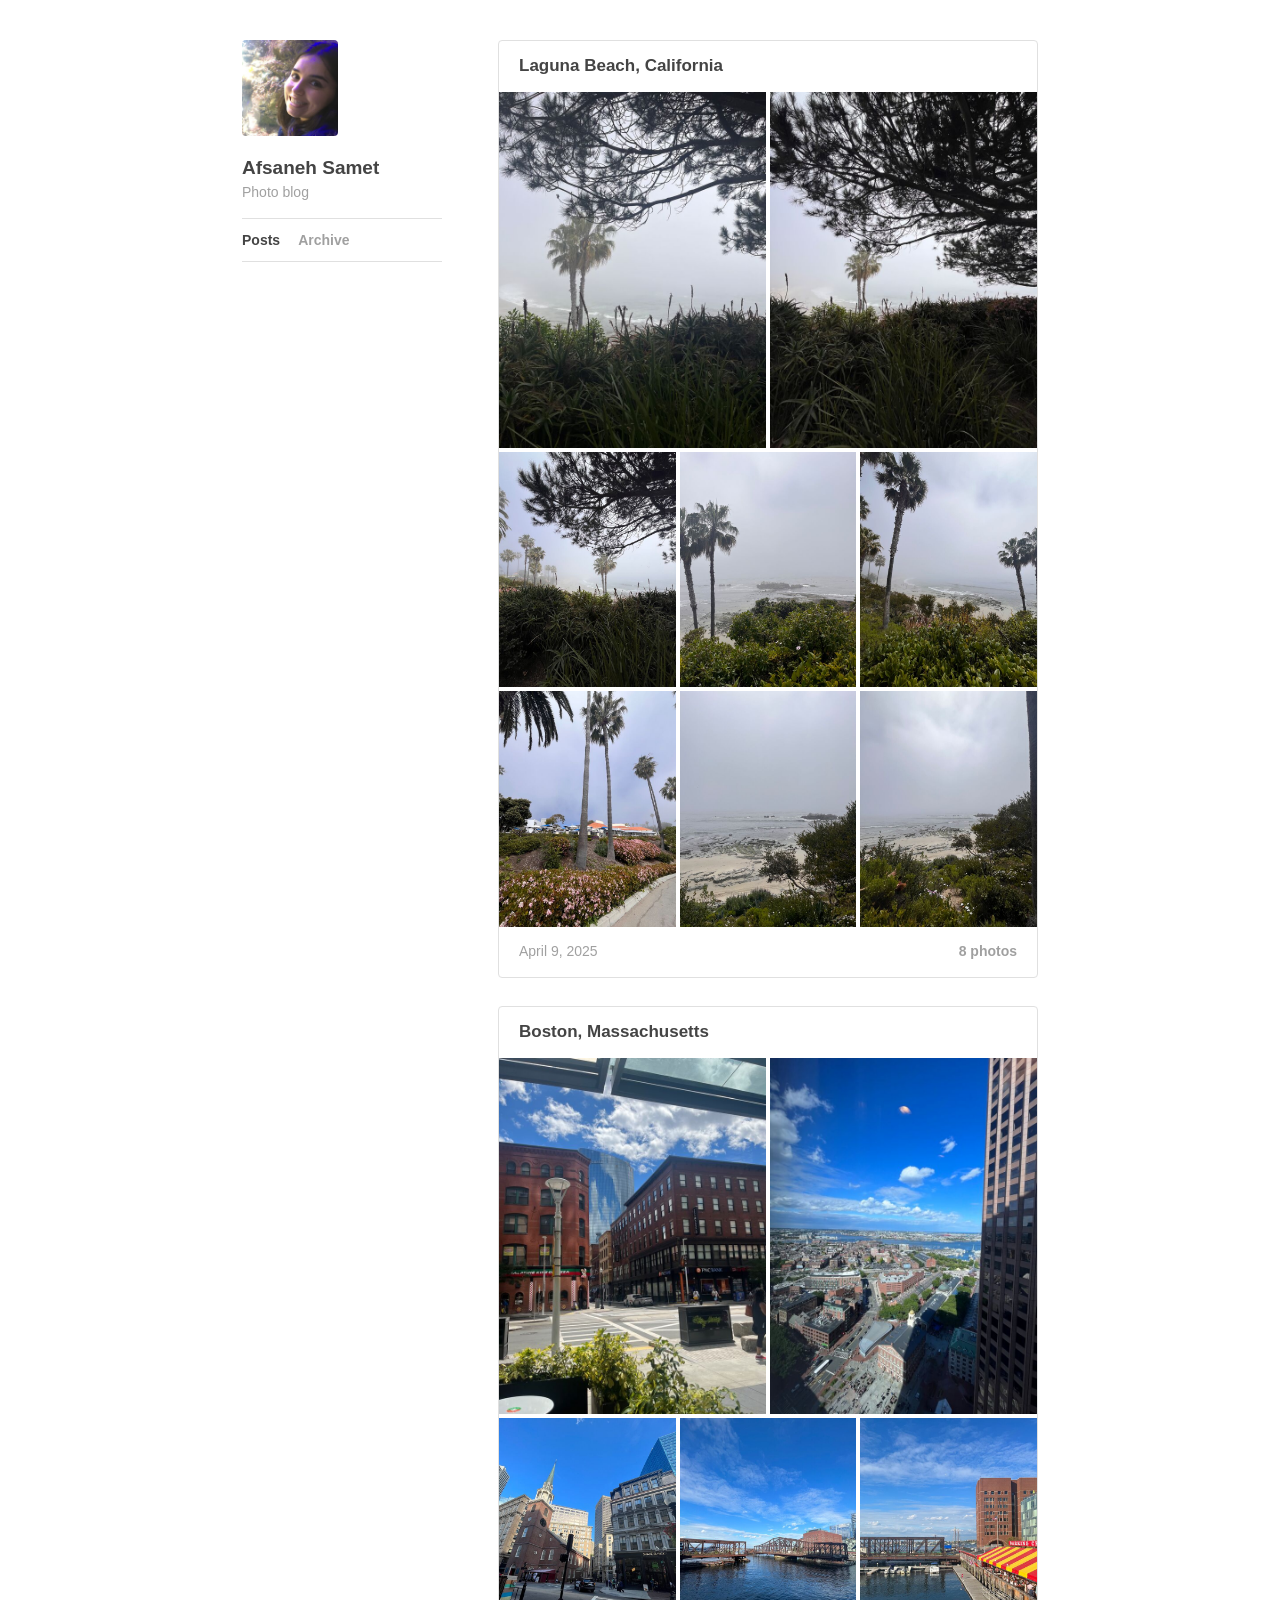
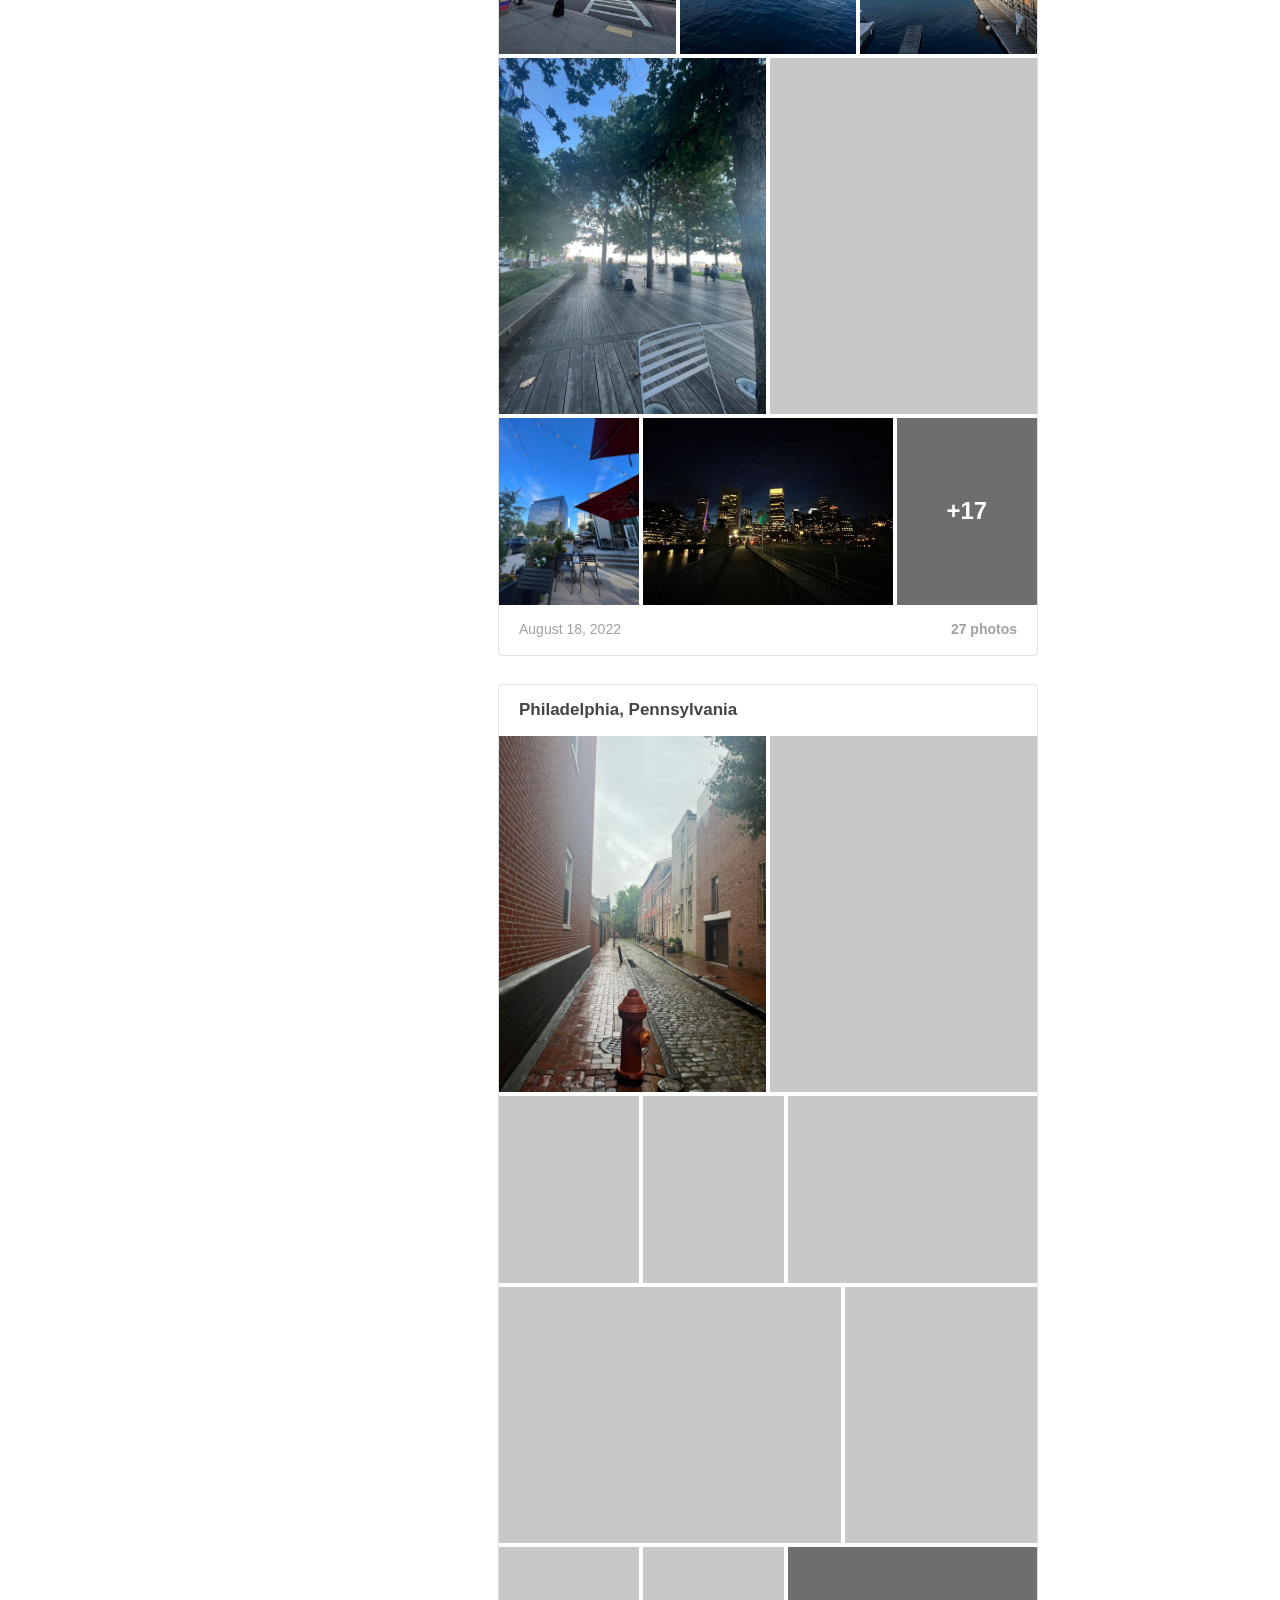
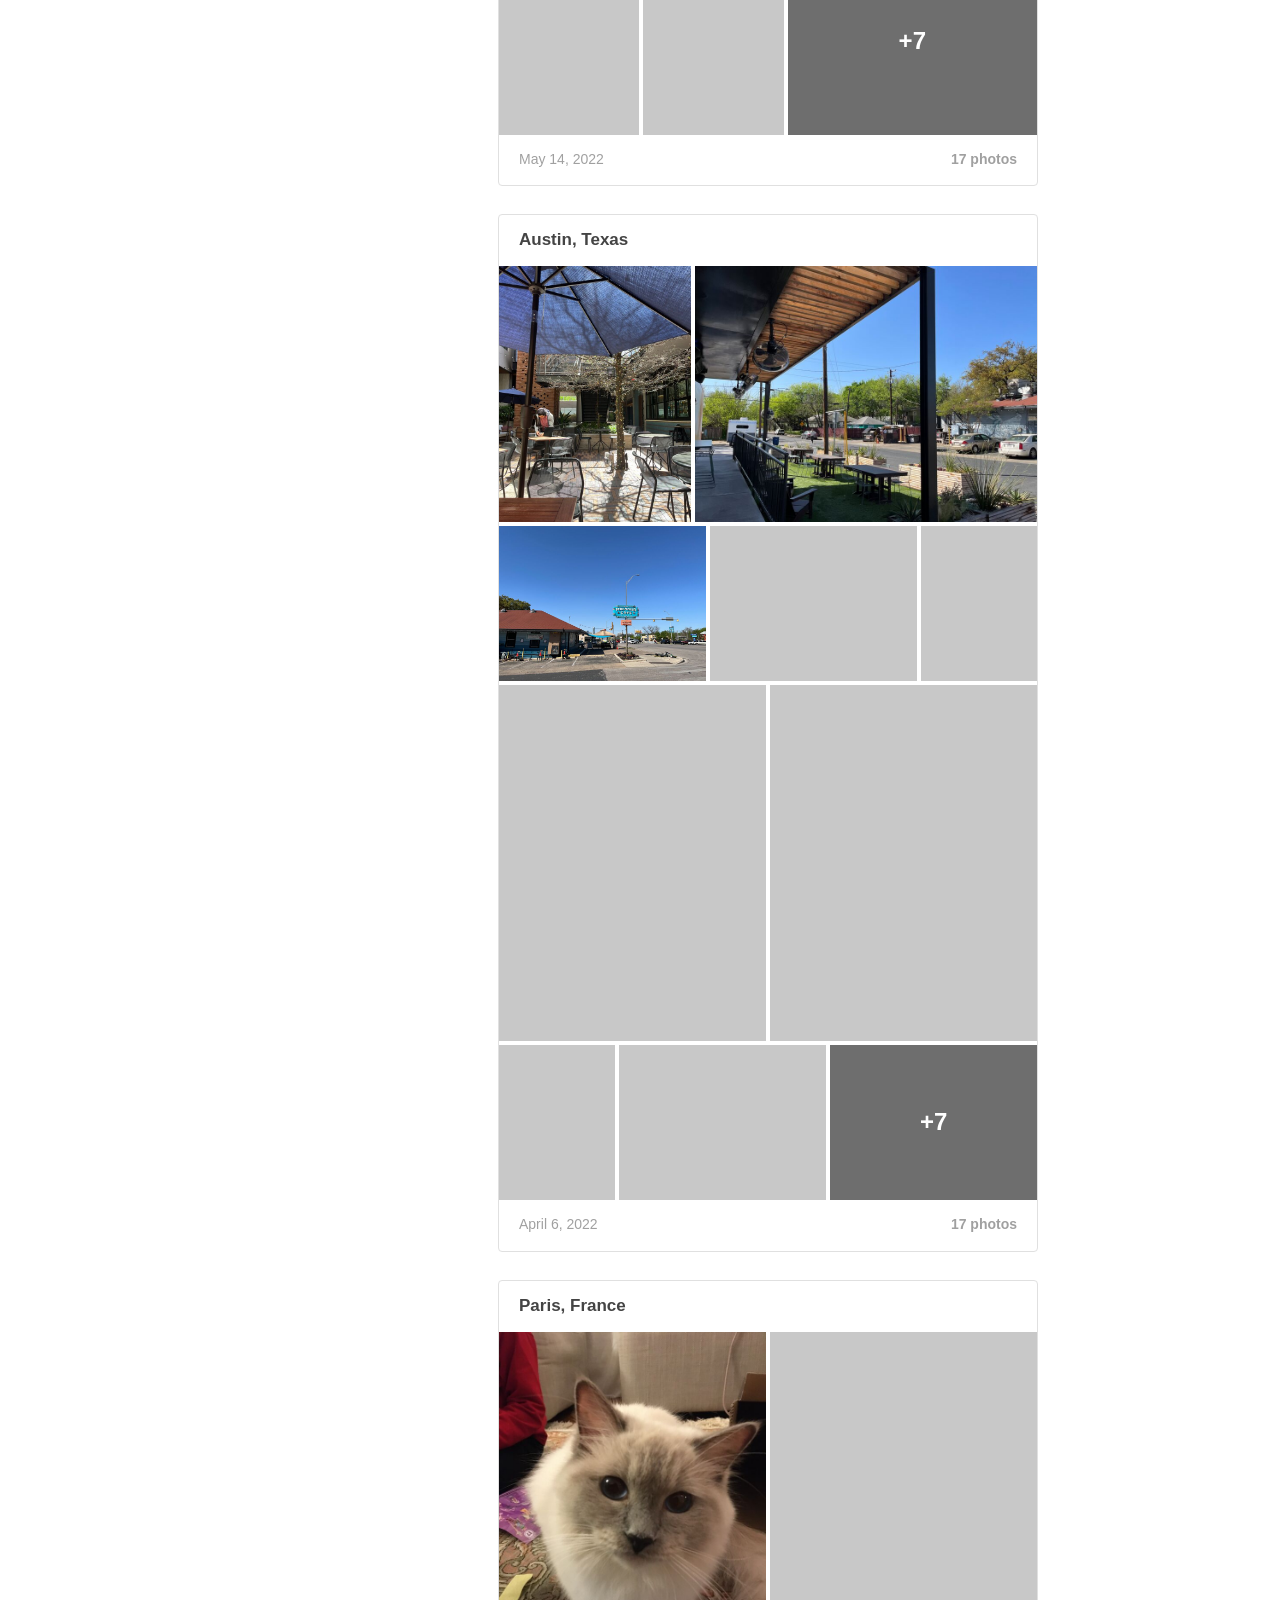
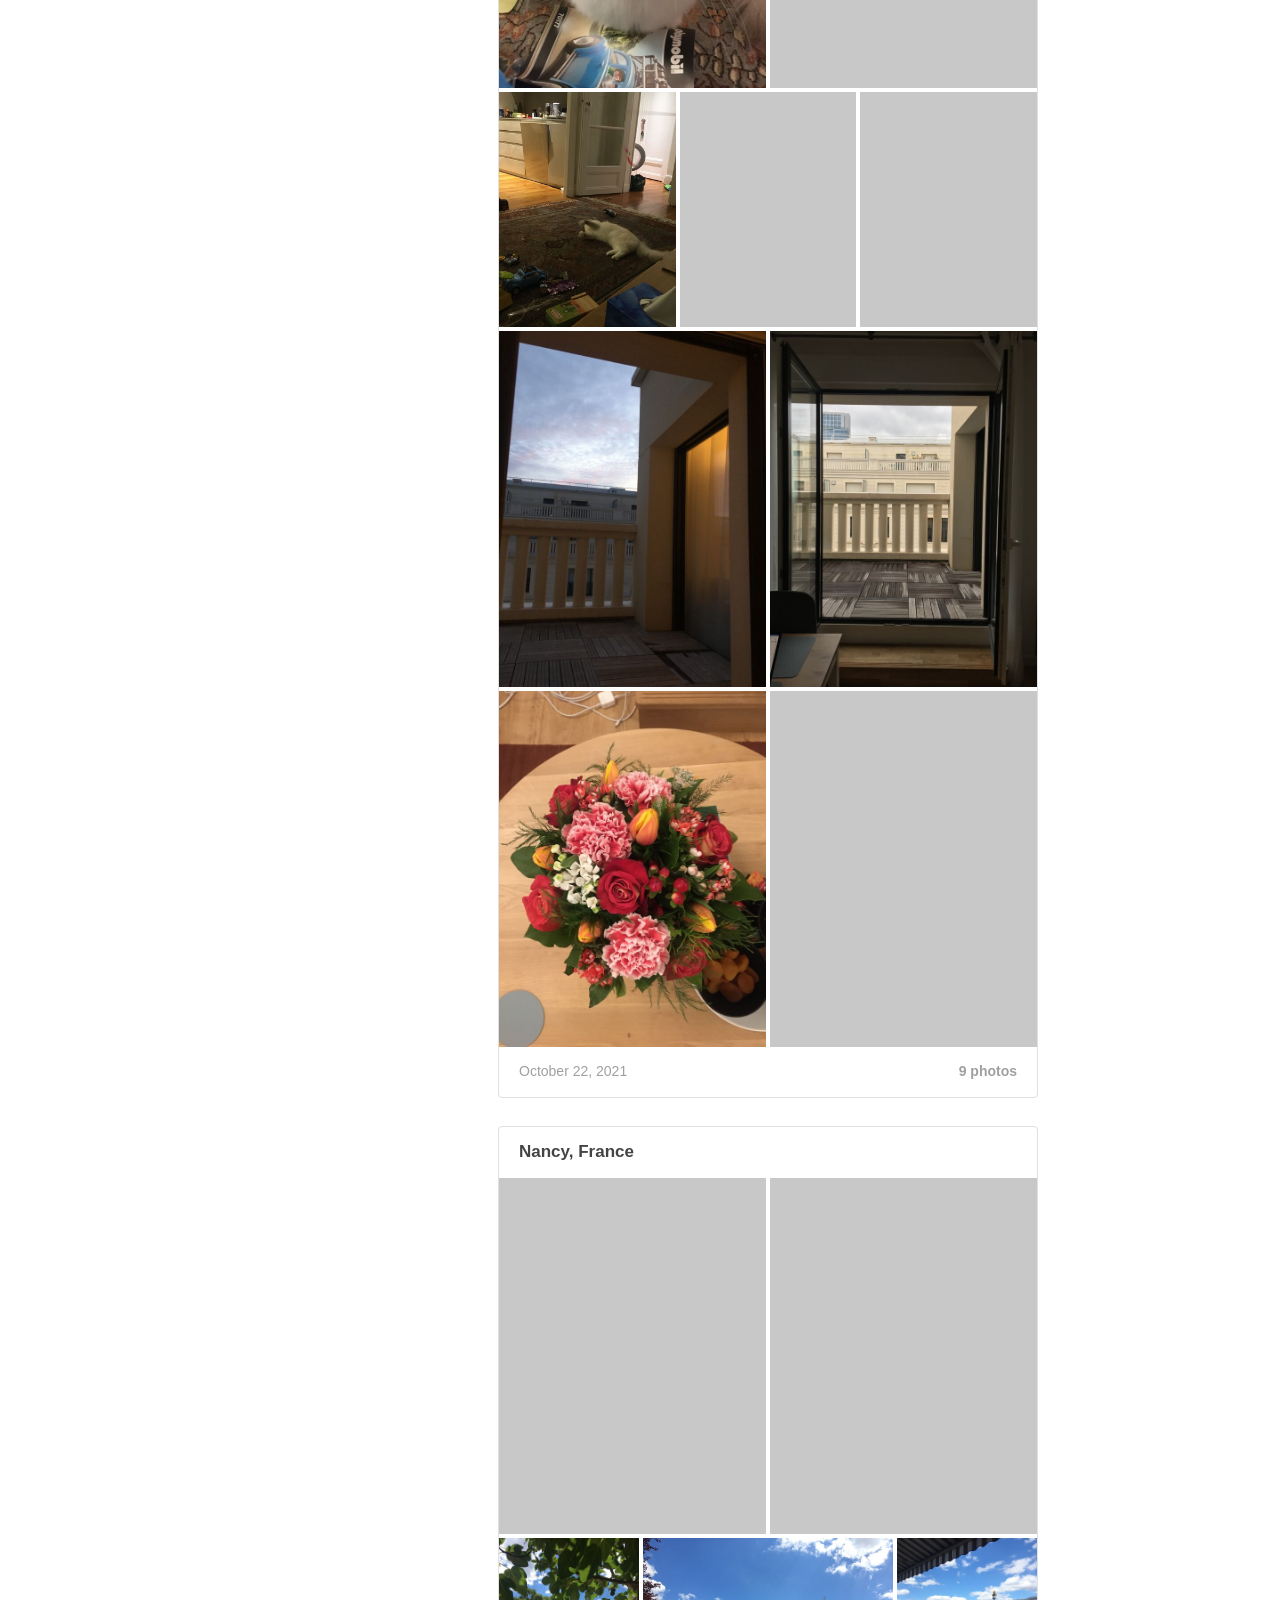
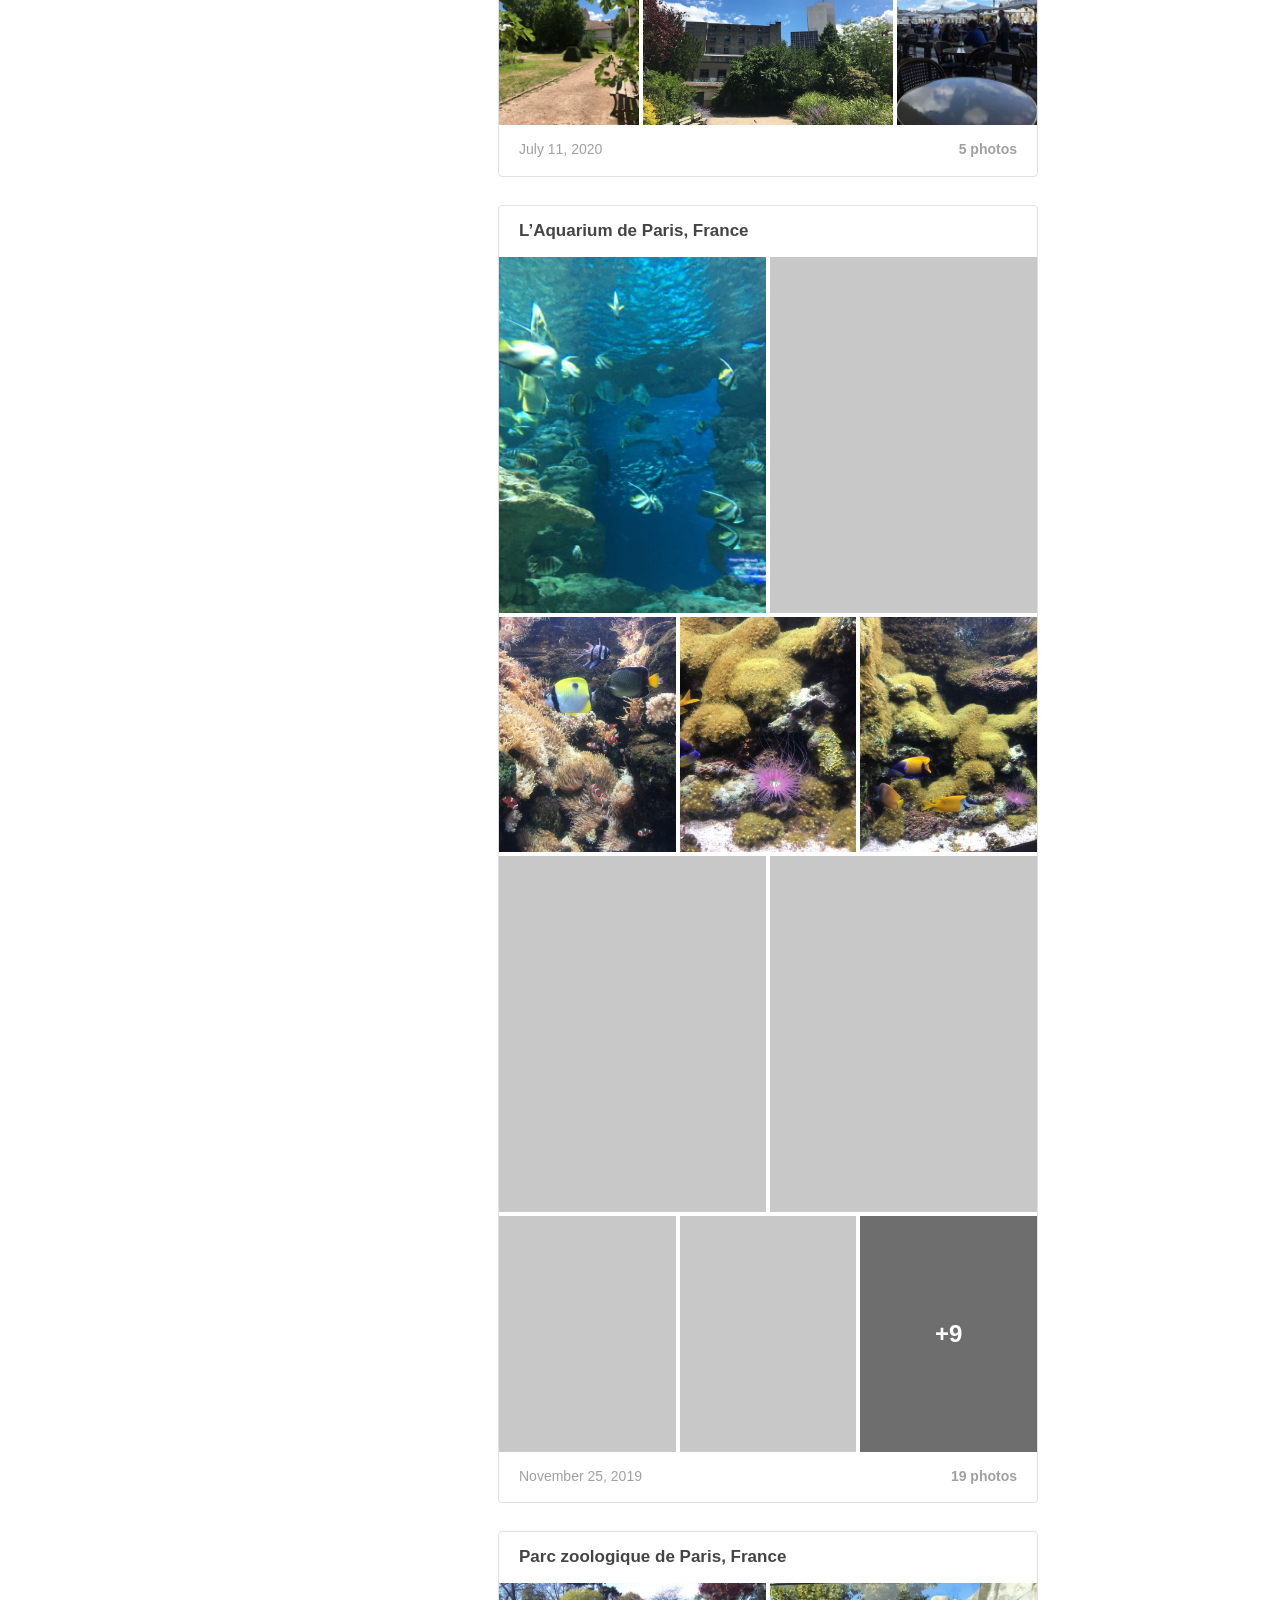
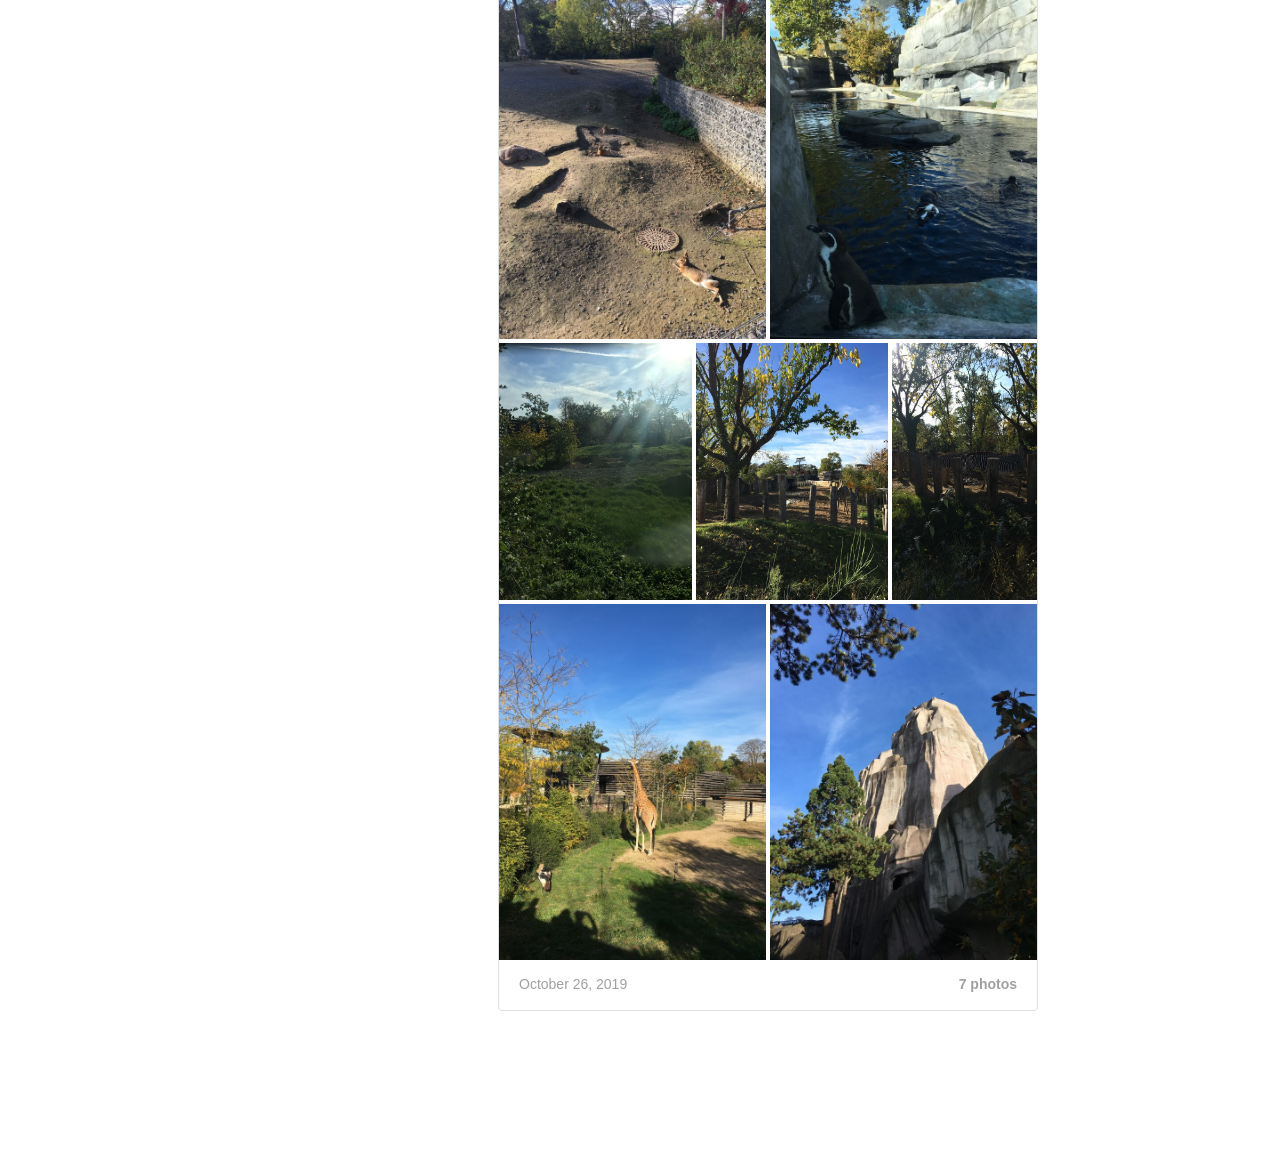
<file: index.html>
<!doctype html>
<html lang="en">
<head>
  <meta charset="utf-8">
  <meta name="viewport" content="width=device-width, initial-scale=1">
  <title>Afsaneh Samet</title>
  <meta name="description" content="Photo blog">
  <meta property="og:title" content="Afsaneh Samet">
  <meta property="og:description" content="Photo blog">
  <meta property="og:type" content="website">
  <meta property="og:url" content="https://asamet.co/">
  <meta property="og:image" content="https://asamet.co/photos/laguna-beach-2025/img-5953-l.jpg">
  <meta name="twitter:card" content="summary_large_image">
  <link rel="icon" href="favicon.svg" type="image/svg+xml">
  <link rel="stylesheet" href="style.css?v=710274d6">
  <script src="blog.js?v=876ba4d9" defer></script>
</head>
<body>
  <div class="layout">
    <header class="sidebar">
      <a class="avatar" href="./"><img src="assets/avatar.jpg" alt="" width="96" height="96"></a>
      <p class="blog-title"><a href="./">Afsaneh Samet</a></p>
      <p class="desc">Photo blog</p>
      <nav class="links" aria-label="Site"><a href="./" aria-current="page">Posts</a><a href="archive.html">Archive</a></nav>
    </header>
    <main>
    <article class="post" id="laguna-beach-2025" data-label="Laguna Beach, California">
      <header class="post-head">
        <h2 class="post-location"><a href="#laguna-beach-2025">Laguna Beach, California</a></h2>
      </header>
      <div class="photoset"><div class="row"><a class="ph" href="photos/laguna-beach-2025/img-5953-l.jpg" style="flex-grow:0.7500"><img src="photos/laguna-beach-2025/img-5953-s.jpg" srcset="photos/laguna-beach-2025/img-5953-s.jpg 600w, photos/laguna-beach-2025/img-5953-l.jpg 1200w" sizes="(max-width: 540px) 50vw, 250px" width="600" height="800" fetchpriority="high" decoding="async" alt="Laguna Beach, photo 1 of 8"></a><a class="ph" href="photos/laguna-beach-2025/img-5954-l.jpg" style="flex-grow:0.7500"><img src="photos/laguna-beach-2025/img-5954-s.jpg" srcset="photos/laguna-beach-2025/img-5954-s.jpg 600w, photos/laguna-beach-2025/img-5954-l.jpg 1200w" sizes="(max-width: 540px) 50vw, 250px" width="600" height="800" loading="lazy" decoding="async" alt="Laguna Beach, photo 2 of 8"></a></div><div class="row"><a class="ph" href="photos/laguna-beach-2025/img-5961-l.jpg" style="flex-grow:0.7500"><img src="photos/laguna-beach-2025/img-5961-s.jpg" srcset="photos/laguna-beach-2025/img-5961-s.jpg 600w, photos/laguna-beach-2025/img-5961-l.jpg 1200w" sizes="(max-width: 540px) 33vw, 167px" width="600" height="800" loading="lazy" decoding="async" alt="Laguna Beach, photo 3 of 8"></a><a class="ph" href="photos/laguna-beach-2025/img-5966-l.jpg" style="flex-grow:0.7500"><img src="photos/laguna-beach-2025/img-5966-s.jpg" srcset="photos/laguna-beach-2025/img-5966-s.jpg 600w, photos/laguna-beach-2025/img-5966-l.jpg 1200w" sizes="(max-width: 540px) 33vw, 167px" width="600" height="800" loading="lazy" decoding="async" alt="Laguna Beach, photo 4 of 8"></a><a class="ph" href="photos/laguna-beach-2025/img-5969-l.jpg" style="flex-grow:0.7500"><img src="photos/laguna-beach-2025/img-5969-s.jpg" srcset="photos/laguna-beach-2025/img-5969-s.jpg 600w, photos/laguna-beach-2025/img-5969-l.jpg 1200w" sizes="(max-width: 540px) 33vw, 167px" width="600" height="800" loading="lazy" decoding="async" alt="Laguna Beach, photo 5 of 8"></a></div><div class="row"><a class="ph" href="photos/laguna-beach-2025/img-5974-l.jpg" style="flex-grow:0.7500"><img src="photos/laguna-beach-2025/img-5974-s.jpg" srcset="photos/laguna-beach-2025/img-5974-s.jpg 600w, photos/laguna-beach-2025/img-5974-l.jpg 1200w" sizes="(max-width: 540px) 33vw, 167px" width="600" height="800" loading="lazy" decoding="async" alt="Laguna Beach, photo 6 of 8"></a><a class="ph" href="photos/laguna-beach-2025/img-5975-l.jpg" style="flex-grow:0.7500"><img src="photos/laguna-beach-2025/img-5975-s.jpg" srcset="photos/laguna-beach-2025/img-5975-s.jpg 600w, photos/laguna-beach-2025/img-5975-l.jpg 1200w" sizes="(max-width: 540px) 33vw, 167px" width="600" height="800" loading="lazy" decoding="async" alt="Laguna Beach, photo 7 of 8"></a><a class="ph" href="photos/laguna-beach-2025/img-5976-l.jpg" style="flex-grow:0.7500"><img src="photos/laguna-beach-2025/img-5976-s.jpg" srcset="photos/laguna-beach-2025/img-5976-s.jpg 600w, photos/laguna-beach-2025/img-5976-l.jpg 1200w" sizes="(max-width: 540px) 33vw, 167px" width="600" height="800" loading="lazy" decoding="async" alt="Laguna Beach, photo 8 of 8"></a></div></div>
      <footer class="post-foot">
        <span><a href="#laguna-beach-2025"><time datetime="2025-04-09">April 9, 2025</time></a></span>
        <span class="count">8 photos</span>
      </footer>
    </article>
    <article class="post" id="boston-2022" data-label="Boston, Massachusetts">
      <header class="post-head">
        <h2 class="post-location"><a href="#boston-2022">Boston, Massachusetts</a></h2>
      </header>
      <div class="photoset"><div class="row"><a class="ph" href="photos/boston-2022/img-5972-l.jpg" style="flex-grow:0.7500"><img src="photos/boston-2022/img-5972-s.jpg" srcset="photos/boston-2022/img-5972-s.jpg 600w, photos/boston-2022/img-5972-l.jpg 1200w" sizes="(max-width: 540px) 50vw, 250px" width="600" height="800" loading="lazy" decoding="async" alt="Boston, photo 1 of 27"></a><a class="ph" href="photos/boston-2022/img-5992-l.jpg" style="flex-grow:0.7500"><img src="photos/boston-2022/img-5992-s.jpg" srcset="photos/boston-2022/img-5992-s.jpg 600w, photos/boston-2022/img-5992-l.jpg 1200w" sizes="(max-width: 540px) 50vw, 250px" width="600" height="800" loading="lazy" decoding="async" alt="Boston, photo 2 of 27"></a></div><div class="row"><a class="ph" href="photos/boston-2022/img-5999-l.jpg" style="flex-grow:0.7500"><img src="photos/boston-2022/img-5999-s.jpg" srcset="photos/boston-2022/img-5999-s.jpg 600w, photos/boston-2022/img-5999-l.jpg 1200w" sizes="(max-width: 540px) 33vw, 167px" width="600" height="800" loading="lazy" decoding="async" alt="Boston, photo 3 of 27"></a><a class="ph" href="photos/boston-2022/img-6002-l.jpg" style="flex-grow:0.7500"><img src="photos/boston-2022/img-6002-s.jpg" srcset="photos/boston-2022/img-6002-s.jpg 600w, photos/boston-2022/img-6002-l.jpg 1200w" sizes="(max-width: 540px) 33vw, 167px" width="600" height="800" loading="lazy" decoding="async" alt="Boston, photo 4 of 27"></a><a class="ph" href="photos/boston-2022/img-6019-l.jpg" style="flex-grow:0.7500"><img src="photos/boston-2022/img-6019-s.jpg" srcset="photos/boston-2022/img-6019-s.jpg 600w, photos/boston-2022/img-6019-l.jpg 1200w" sizes="(max-width: 540px) 33vw, 167px" width="600" height="800" loading="lazy" decoding="async" alt="Boston, photo 5 of 27"></a></div><div class="row"><a class="ph" href="photos/boston-2022/img-6023-l.jpg" style="flex-grow:0.7500"><img src="photos/boston-2022/img-6023-s.jpg" srcset="photos/boston-2022/img-6023-s.jpg 600w, photos/boston-2022/img-6023-l.jpg 1200w" sizes="(max-width: 540px) 50vw, 250px" width="600" height="800" loading="lazy" decoding="async" alt="Boston, photo 6 of 27"></a><a class="ph" href="photos/boston-2022/img-6025-l.jpg" style="flex-grow:0.7500"><img src="photos/boston-2022/img-6025-s.jpg" srcset="photos/boston-2022/img-6025-s.jpg 600w, photos/boston-2022/img-6025-l.jpg 1200w" sizes="(max-width: 540px) 50vw, 250px" width="600" height="800" loading="lazy" decoding="async" alt="Boston, photo 7 of 27"></a></div><div class="row"><a class="ph" href="photos/boston-2022/img-6037-l.jpg" style="flex-grow:0.7500"><img src="photos/boston-2022/img-6037-s.jpg" srcset="photos/boston-2022/img-6037-s.jpg 600w, photos/boston-2022/img-6037-l.jpg 1200w" sizes="(max-width: 540px) 26vw, 132px" width="600" height="800" loading="lazy" decoding="async" alt="Boston, photo 8 of 27"></a><a class="ph" href="photos/boston-2022/img-6054-l.jpg" style="flex-grow:1.3333"><img src="photos/boston-2022/img-6054-s.jpg" srcset="photos/boston-2022/img-6054-s.jpg 800w, photos/boston-2022/img-6054-l.jpg 1600w" sizes="(max-width: 540px) 47vw, 235px" width="800" height="600" loading="lazy" decoding="async" alt="Boston, photo 9 of 27"></a><a class="ph more" href="photos/boston-2022/img-6067-l.jpg" style="flex-grow:0.7500" data-more="+17"><img src="photos/boston-2022/img-6067-s.jpg" srcset="photos/boston-2022/img-6067-s.jpg 600w, photos/boston-2022/img-6067-l.jpg 1200w" sizes="(max-width: 540px) 26vw, 132px" width="600" height="800" loading="lazy" decoding="async" alt="Boston, photo 10 of 27"></a></div><a class="ph" href="photos/boston-2022/img-6069-l.jpg" data-small="photos/boston-2022/img-6069-s.jpg" aria-label="Boston, photo 11 of 27" hidden></a><a class="ph" href="photos/boston-2022/img-6080-l.jpg" data-small="photos/boston-2022/img-6080-s.jpg" aria-label="Boston, photo 12 of 27" hidden></a><a class="ph" href="photos/boston-2022/img-6087-l.jpg" data-small="photos/boston-2022/img-6087-s.jpg" aria-label="Boston, photo 13 of 27" hidden></a><a class="ph" href="photos/boston-2022/img-6090-l.jpg" data-small="photos/boston-2022/img-6090-s.jpg" aria-label="Boston, photo 14 of 27" hidden></a><a class="ph" href="photos/boston-2022/img-6103-l.jpg" data-small="photos/boston-2022/img-6103-s.jpg" aria-label="Boston, photo 15 of 27" hidden></a><a class="ph" href="photos/boston-2022/img-6111-l.jpg" data-small="photos/boston-2022/img-6111-s.jpg" aria-label="Boston, photo 16 of 27" hidden></a><a class="ph" href="photos/boston-2022/img-6121-l.jpg" data-small="photos/boston-2022/img-6121-s.jpg" aria-label="Boston, photo 17 of 27" hidden></a><a class="ph" href="photos/boston-2022/img-6129-l.jpg" data-small="photos/boston-2022/img-6129-s.jpg" aria-label="Boston, photo 18 of 27" hidden></a><a class="ph" href="photos/boston-2022/img-6131-l.jpg" data-small="photos/boston-2022/img-6131-s.jpg" aria-label="Boston, photo 19 of 27" hidden></a><a class="ph" href="photos/boston-2022/img-6159-l.jpg" data-small="photos/boston-2022/img-6159-s.jpg" aria-label="Boston, photo 20 of 27" hidden></a><a class="ph" href="photos/boston-2022/img-6169-l.jpg" data-small="photos/boston-2022/img-6169-s.jpg" aria-label="Boston, photo 21 of 27" hidden></a><a class="ph" href="photos/boston-2022/img-6175-l.jpg" data-small="photos/boston-2022/img-6175-s.jpg" aria-label="Boston, photo 22 of 27" hidden></a><a class="ph" href="photos/boston-2022/img-6186-l.jpg" data-small="photos/boston-2022/img-6186-s.jpg" aria-label="Boston, photo 23 of 27" hidden></a><a class="ph" href="photos/boston-2022/img-6189-l.jpg" data-small="photos/boston-2022/img-6189-s.jpg" aria-label="Boston, photo 24 of 27" hidden></a><a class="ph" href="photos/boston-2022/img-6193-l.jpg" data-small="photos/boston-2022/img-6193-s.jpg" aria-label="Boston, photo 25 of 27" hidden></a><a class="ph" href="photos/boston-2022/2d2d6ec8-7afd-4d84-8cda-db9c4dc7357f-l.jpg" data-small="photos/boston-2022/2d2d6ec8-7afd-4d84-8cda-db9c4dc7357f-s.jpg" aria-label="Boston, photo 26 of 27" hidden></a><a class="ph" href="photos/boston-2022/2f8f0752-1d04-48d3-9abf-73188d89f2db-l.jpg" data-small="photos/boston-2022/2f8f0752-1d04-48d3-9abf-73188d89f2db-s.jpg" aria-label="Boston, photo 27 of 27" hidden></a></div>
      <footer class="post-foot">
        <span><a href="#boston-2022"><time datetime="2022-08-18">August 18, 2022</time></a></span>
        <span class="count">27 photos</span>
      </footer>
    </article>
    <article class="post" id="philadelphia-2022" data-label="Philadelphia, Pennsylvania">
      <header class="post-head">
        <h2 class="post-location"><a href="#philadelphia-2022">Philadelphia, Pennsylvania</a></h2>
      </header>
      <div class="photoset"><div class="row"><a class="ph" href="photos/philadelphia-2022/img-3166-l.jpg" style="flex-grow:0.7500"><img src="photos/philadelphia-2022/img-3166-s.jpg" srcset="photos/philadelphia-2022/img-3166-s.jpg 600w, photos/philadelphia-2022/img-3166-l.jpg 1200w" sizes="(max-width: 540px) 50vw, 250px" width="600" height="800" loading="lazy" decoding="async" alt="Philadelphia, photo 1 of 17"></a><a class="ph" href="photos/philadelphia-2022/img-3174-l.jpg" style="flex-grow:0.7500"><img src="photos/philadelphia-2022/img-3174-s.jpg" srcset="photos/philadelphia-2022/img-3174-s.jpg 600w, photos/philadelphia-2022/img-3174-l.jpg 1200w" sizes="(max-width: 540px) 50vw, 250px" width="600" height="800" loading="lazy" decoding="async" alt="Philadelphia, photo 2 of 17"></a></div><div class="row"><a class="ph" href="photos/philadelphia-2022/img-3175-l.jpg" style="flex-grow:0.7500"><img src="photos/philadelphia-2022/img-3175-s.jpg" srcset="photos/philadelphia-2022/img-3175-s.jpg 600w, photos/philadelphia-2022/img-3175-l.jpg 1200w" sizes="(max-width: 540px) 26vw, 132px" width="600" height="800" loading="lazy" decoding="async" alt="Philadelphia, photo 3 of 17"></a><a class="ph" href="photos/philadelphia-2022/img-3191-l.jpg" style="flex-grow:0.7500"><img src="photos/philadelphia-2022/img-3191-s.jpg" srcset="photos/philadelphia-2022/img-3191-s.jpg 600w, photos/philadelphia-2022/img-3191-l.jpg 1200w" sizes="(max-width: 540px) 26vw, 132px" width="600" height="800" loading="lazy" decoding="async" alt="Philadelphia, photo 4 of 17"></a><a class="ph" href="photos/philadelphia-2022/img-3196-l.jpg" style="flex-grow:1.3333"><img src="photos/philadelphia-2022/img-3196-s.jpg" srcset="photos/philadelphia-2022/img-3196-s.jpg 800w, photos/philadelphia-2022/img-3196-l.jpg 1600w" sizes="(max-width: 540px) 47vw, 235px" width="800" height="600" loading="lazy" decoding="async" alt="Philadelphia, photo 5 of 17"></a></div><div class="row"><a class="ph" href="photos/philadelphia-2022/img-3198-l.jpg" style="flex-grow:1.3333"><img src="photos/philadelphia-2022/img-3198-s.jpg" srcset="photos/philadelphia-2022/img-3198-s.jpg 800w, photos/philadelphia-2022/img-3198-l.jpg 1600w" sizes="(max-width: 540px) 64vw, 320px" width="800" height="600" loading="lazy" decoding="async" alt="Philadelphia, photo 6 of 17"></a><a class="ph" href="photos/philadelphia-2022/img-3204-l.jpg" style="flex-grow:0.7500"><img src="photos/philadelphia-2022/img-3204-s.jpg" srcset="photos/philadelphia-2022/img-3204-s.jpg 600w, photos/philadelphia-2022/img-3204-l.jpg 1200w" sizes="(max-width: 540px) 36vw, 180px" width="600" height="800" loading="lazy" decoding="async" alt="Philadelphia, photo 7 of 17"></a></div><div class="row"><a class="ph" href="photos/philadelphia-2022/img-3225-l.jpg" style="flex-grow:0.7500"><img src="photos/philadelphia-2022/img-3225-s.jpg" srcset="photos/philadelphia-2022/img-3225-s.jpg 600w, photos/philadelphia-2022/img-3225-l.jpg 1200w" sizes="(max-width: 540px) 26vw, 132px" width="600" height="800" loading="lazy" decoding="async" alt="Philadelphia, photo 8 of 17"></a><a class="ph" href="photos/philadelphia-2022/img-3238-l.jpg" style="flex-grow:0.7500"><img src="photos/philadelphia-2022/img-3238-s.jpg" srcset="photos/philadelphia-2022/img-3238-s.jpg 600w, photos/philadelphia-2022/img-3238-l.jpg 1200w" sizes="(max-width: 540px) 26vw, 132px" width="600" height="800" loading="lazy" decoding="async" alt="Philadelphia, photo 9 of 17"></a><a class="ph more" href="photos/philadelphia-2022/img-3240-l.jpg" style="flex-grow:1.3333" data-more="+7"><img src="photos/philadelphia-2022/img-3240-s.jpg" srcset="photos/philadelphia-2022/img-3240-s.jpg 800w, photos/philadelphia-2022/img-3240-l.jpg 1600w" sizes="(max-width: 540px) 47vw, 235px" width="800" height="600" loading="lazy" decoding="async" alt="Philadelphia, photo 10 of 17"></a></div><a class="ph" href="photos/philadelphia-2022/img-3246-l.jpg" data-small="photos/philadelphia-2022/img-3246-s.jpg" aria-label="Philadelphia, photo 11 of 17" hidden></a><a class="ph" href="photos/philadelphia-2022/img-3252-l.jpg" data-small="photos/philadelphia-2022/img-3252-s.jpg" aria-label="Philadelphia, photo 12 of 17" hidden></a><a class="ph" href="photos/philadelphia-2022/img-3263-l.jpg" data-small="photos/philadelphia-2022/img-3263-s.jpg" aria-label="Philadelphia, photo 13 of 17" hidden></a><a class="ph" href="photos/philadelphia-2022/img-3264-l.jpg" data-small="photos/philadelphia-2022/img-3264-s.jpg" aria-label="Philadelphia, photo 14 of 17" hidden></a><a class="ph" href="photos/philadelphia-2022/img-3274-l.jpg" data-small="photos/philadelphia-2022/img-3274-s.jpg" aria-label="Philadelphia, photo 15 of 17" hidden></a><a class="ph" href="photos/philadelphia-2022/img-3276-l.jpg" data-small="photos/philadelphia-2022/img-3276-s.jpg" aria-label="Philadelphia, photo 16 of 17" hidden></a><a class="ph" href="photos/philadelphia-2022/img-3282-l.jpg" data-small="photos/philadelphia-2022/img-3282-s.jpg" aria-label="Philadelphia, photo 17 of 17" hidden></a></div>
      <footer class="post-foot">
        <span><a href="#philadelphia-2022"><time datetime="2022-05-14">May 14, 2022</time></a></span>
        <span class="count">17 photos</span>
      </footer>
    </article>
    <article class="post" id="austin-2022" data-label="Austin, Texas">
      <header class="post-head">
        <h2 class="post-location"><a href="#austin-2022">Austin, Texas</a></h2>
      </header>
      <div class="photoset"><div class="row"><a class="ph" href="photos/austin-2022/img-2062-l.jpg" style="flex-grow:0.7500"><img src="photos/austin-2022/img-2062-s.jpg" srcset="photos/austin-2022/img-2062-s.jpg 600w, photos/austin-2022/img-2062-l.jpg 1200w" sizes="(max-width: 540px) 36vw, 180px" width="600" height="800" loading="lazy" decoding="async" alt="Austin, photo 1 of 17"></a><a class="ph" href="photos/austin-2022/img-2068-l.jpg" style="flex-grow:1.3333"><img src="photos/austin-2022/img-2068-s.jpg" srcset="photos/austin-2022/img-2068-s.jpg 800w, photos/austin-2022/img-2068-l.jpg 1600w" sizes="(max-width: 540px) 64vw, 320px" width="800" height="600" loading="lazy" decoding="async" alt="Austin, photo 2 of 17"></a></div><div class="row"><a class="ph" href="photos/austin-2022/img-2071-l.jpg" style="flex-grow:1.3333"><img src="photos/austin-2022/img-2071-s.jpg" srcset="photos/austin-2022/img-2071-s.jpg 800w, photos/austin-2022/img-2071-l.jpg 1600w" sizes="(max-width: 540px) 39vw, 195px" width="800" height="600" loading="lazy" decoding="async" alt="Austin, photo 3 of 17"></a><a class="ph" href="photos/austin-2022/img-2072-l.jpg" style="flex-grow:1.3333"><img src="photos/austin-2022/img-2072-s.jpg" srcset="photos/austin-2022/img-2072-s.jpg 800w, photos/austin-2022/img-2072-l.jpg 1600w" sizes="(max-width: 540px) 39vw, 195px" width="800" height="600" loading="lazy" decoding="async" alt="Austin, photo 4 of 17"></a><a class="ph" href="photos/austin-2022/img-2077-l.jpg" style="flex-grow:0.7500"><img src="photos/austin-2022/img-2077-s.jpg" srcset="photos/austin-2022/img-2077-s.jpg 600w, photos/austin-2022/img-2077-l.jpg 1200w" sizes="(max-width: 540px) 22vw, 110px" width="600" height="800" loading="lazy" decoding="async" alt="Austin, photo 5 of 17"></a></div><div class="row"><a class="ph" href="photos/austin-2022/img-2082-l.jpg" style="flex-grow:0.7500"><img src="photos/austin-2022/img-2082-s.jpg" srcset="photos/austin-2022/img-2082-s.jpg 600w, photos/austin-2022/img-2082-l.jpg 1200w" sizes="(max-width: 540px) 50vw, 250px" width="600" height="800" loading="lazy" decoding="async" alt="Austin, photo 6 of 17"></a><a class="ph" href="photos/austin-2022/img-2084-l.jpg" style="flex-grow:0.7500"><img src="photos/austin-2022/img-2084-s.jpg" srcset="photos/austin-2022/img-2084-s.jpg 600w, photos/austin-2022/img-2084-l.jpg 1200w" sizes="(max-width: 540px) 50vw, 250px" width="600" height="800" loading="lazy" decoding="async" alt="Austin, photo 7 of 17"></a></div><div class="row"><a class="ph" href="photos/austin-2022/img-2093-l.jpg" style="flex-grow:0.7500"><img src="photos/austin-2022/img-2093-s.jpg" srcset="photos/austin-2022/img-2093-s.jpg 600w, photos/austin-2022/img-2093-l.jpg 1200w" sizes="(max-width: 540px) 22vw, 110px" width="600" height="800" loading="lazy" decoding="async" alt="Austin, photo 8 of 17"></a><a class="ph" href="photos/austin-2022/img-2108-l.jpg" style="flex-grow:1.3333"><img src="photos/austin-2022/img-2108-s.jpg" srcset="photos/austin-2022/img-2108-s.jpg 800w, photos/austin-2022/img-2108-l.jpg 1600w" sizes="(max-width: 540px) 39vw, 195px" width="800" height="600" loading="lazy" decoding="async" alt="Austin, photo 9 of 17"></a><a class="ph more" href="photos/austin-2022/img-2109-l.jpg" style="flex-grow:1.3333" data-more="+7"><img src="photos/austin-2022/img-2109-s.jpg" srcset="photos/austin-2022/img-2109-s.jpg 800w, photos/austin-2022/img-2109-l.jpg 1600w" sizes="(max-width: 540px) 39vw, 195px" width="800" height="600" loading="lazy" decoding="async" alt="Austin, photo 10 of 17"></a></div><a class="ph" href="photos/austin-2022/img-2111-l.jpg" data-small="photos/austin-2022/img-2111-s.jpg" aria-label="Austin, photo 11 of 17" hidden></a><a class="ph" href="photos/austin-2022/img-2114-l.jpg" data-small="photos/austin-2022/img-2114-s.jpg" aria-label="Austin, photo 12 of 17" hidden></a><a class="ph" href="photos/austin-2022/img-2169-l.jpg" data-small="photos/austin-2022/img-2169-s.jpg" aria-label="Austin, photo 13 of 17" hidden></a><a class="ph" href="photos/austin-2022/img-2177-l.jpg" data-small="photos/austin-2022/img-2177-s.jpg" aria-label="Austin, photo 14 of 17" hidden></a><a class="ph" href="photos/austin-2022/img-2181-l.jpg" data-small="photos/austin-2022/img-2181-s.jpg" aria-label="Austin, photo 15 of 17" hidden></a><a class="ph" href="photos/austin-2022/img-2193-l.jpg" data-small="photos/austin-2022/img-2193-s.jpg" aria-label="Austin, photo 16 of 17" hidden></a><a class="ph" href="photos/austin-2022/img-2204-l.jpg" data-small="photos/austin-2022/img-2204-s.jpg" aria-label="Austin, photo 17 of 17" hidden></a></div>
      <footer class="post-foot">
        <span><a href="#austin-2022"><time datetime="2022-04-06">April 6, 2022</time></a></span>
        <span class="count">17 photos</span>
      </footer>
    </article>
    <article class="post" id="paris-2021" data-label="Paris, France">
      <header class="post-head">
        <h2 class="post-location"><a href="#paris-2021">Paris, France</a></h2>
      </header>
      <div class="photoset"><div class="row"><a class="ph" href="photos/paris-2021/img-8965-l.jpg" style="flex-grow:0.7500"><img src="photos/paris-2021/img-8965-s.jpg" srcset="photos/paris-2021/img-8965-s.jpg 600w, photos/paris-2021/img-8965-l.jpg 1200w" sizes="(max-width: 540px) 50vw, 250px" width="600" height="800" loading="lazy" decoding="async" alt="Paris, photo 1 of 9"></a><a class="ph" href="photos/paris-2021/img-8966-l.jpg" style="flex-grow:0.7500"><img src="photos/paris-2021/img-8966-s.jpg" srcset="photos/paris-2021/img-8966-s.jpg 600w, photos/paris-2021/img-8966-l.jpg 1200w" sizes="(max-width: 540px) 50vw, 250px" width="600" height="800" loading="lazy" decoding="async" alt="Paris, photo 2 of 9"></a></div><div class="row"><a class="ph" href="photos/paris-2021/img-9005-l.jpg" style="flex-grow:0.7500"><img src="photos/paris-2021/img-9005-s.jpg" srcset="photos/paris-2021/img-9005-s.jpg 600w, photos/paris-2021/img-9005-l.jpg 1200w" sizes="(max-width: 540px) 33vw, 167px" width="600" height="800" loading="lazy" decoding="async" alt="Paris, photo 3 of 9"></a><a class="ph" href="photos/paris-2021/img-9008-l.jpg" style="flex-grow:0.7500"><img src="photos/paris-2021/img-9008-s.jpg" srcset="photos/paris-2021/img-9008-s.jpg 600w, photos/paris-2021/img-9008-l.jpg 1200w" sizes="(max-width: 540px) 33vw, 167px" width="600" height="800" loading="lazy" decoding="async" alt="Paris, photo 4 of 9"></a><a class="ph" href="photos/paris-2021/img-9009-l.jpg" style="flex-grow:0.7500"><img src="photos/paris-2021/img-9009-s.jpg" srcset="photos/paris-2021/img-9009-s.jpg 600w, photos/paris-2021/img-9009-l.jpg 1200w" sizes="(max-width: 540px) 33vw, 167px" width="600" height="800" loading="lazy" decoding="async" alt="Paris, photo 5 of 9"></a></div><div class="row"><a class="ph" href="photos/paris-2021/img-9031-l.jpg" style="flex-grow:0.7500"><img src="photos/paris-2021/img-9031-s.jpg" srcset="photos/paris-2021/img-9031-s.jpg 600w, photos/paris-2021/img-9031-l.jpg 1200w" sizes="(max-width: 540px) 50vw, 250px" width="600" height="800" loading="lazy" decoding="async" alt="Paris, photo 6 of 9"></a><a class="ph" href="photos/paris-2021/img-9042-l.jpg" style="flex-grow:0.7500"><img src="photos/paris-2021/img-9042-s.jpg" srcset="photos/paris-2021/img-9042-s.jpg 600w, photos/paris-2021/img-9042-l.jpg 1200w" sizes="(max-width: 540px) 50vw, 250px" width="600" height="800" loading="lazy" decoding="async" alt="Paris, photo 7 of 9"></a></div><div class="row"><a class="ph" href="photos/paris-2021/img-9185-l.jpg" style="flex-grow:0.7500"><img src="photos/paris-2021/img-9185-s.jpg" srcset="photos/paris-2021/img-9185-s.jpg 600w, photos/paris-2021/img-9185-l.jpg 1200w" sizes="(max-width: 540px) 50vw, 250px" width="600" height="800" loading="lazy" decoding="async" alt="Paris, photo 8 of 9"></a><a class="ph" href="photos/paris-2021/img-9261-l.jpg" style="flex-grow:0.7500"><img src="photos/paris-2021/img-9261-s.jpg" srcset="photos/paris-2021/img-9261-s.jpg 600w, photos/paris-2021/img-9261-l.jpg 1200w" sizes="(max-width: 540px) 50vw, 250px" width="600" height="800" loading="lazy" decoding="async" alt="Paris, photo 9 of 9"></a></div></div>
      <footer class="post-foot">
        <span><a href="#paris-2021"><time datetime="2021-10-22">October 22, 2021</time></a></span>
        <span class="count">9 photos</span>
      </footer>
    </article>
    <article class="post" id="nancy-2020" data-label="Nancy, France">
      <header class="post-head">
        <h2 class="post-location"><a href="#nancy-2020">Nancy, France</a></h2>
      </header>
      <div class="photoset"><div class="row"><a class="ph" href="photos/nancy-2020/img-4346-l.jpg" style="flex-grow:0.7500"><img src="photos/nancy-2020/img-4346-s.jpg" srcset="photos/nancy-2020/img-4346-s.jpg 600w, photos/nancy-2020/img-4346-l.jpg 1200w" sizes="(max-width: 540px) 50vw, 250px" width="600" height="800" loading="lazy" decoding="async" alt="Nancy, photo 1 of 5"></a><a class="ph" href="photos/nancy-2020/img-4352-l.jpg" style="flex-grow:0.7500"><img src="photos/nancy-2020/img-4352-s.jpg" srcset="photos/nancy-2020/img-4352-s.jpg 600w, photos/nancy-2020/img-4352-l.jpg 1200w" sizes="(max-width: 540px) 50vw, 250px" width="600" height="800" loading="lazy" decoding="async" alt="Nancy, photo 2 of 5"></a></div><div class="row"><a class="ph" href="photos/nancy-2020/img-4369-l.jpg" style="flex-grow:0.7500"><img src="photos/nancy-2020/img-4369-s.jpg" srcset="photos/nancy-2020/img-4369-s.jpg 600w, photos/nancy-2020/img-4369-l.jpg 1200w" sizes="(max-width: 540px) 26vw, 132px" width="600" height="800" loading="lazy" decoding="async" alt="Nancy, photo 3 of 5"></a><a class="ph" href="photos/nancy-2020/img-4382-l.jpg" style="flex-grow:1.3333"><img src="photos/nancy-2020/img-4382-s.jpg" srcset="photos/nancy-2020/img-4382-s.jpg 800w, photos/nancy-2020/img-4382-l.jpg 1600w" sizes="(max-width: 540px) 47vw, 235px" width="800" height="600" loading="lazy" decoding="async" alt="Nancy, photo 4 of 5"></a><a class="ph" href="photos/nancy-2020/img-4387-l.jpg" style="flex-grow:0.7500"><img src="photos/nancy-2020/img-4387-s.jpg" srcset="photos/nancy-2020/img-4387-s.jpg 600w, photos/nancy-2020/img-4387-l.jpg 1200w" sizes="(max-width: 540px) 26vw, 132px" width="600" height="800" loading="lazy" decoding="async" alt="Nancy, photo 5 of 5"></a></div></div>
      <footer class="post-foot">
        <span><a href="#nancy-2020"><time datetime="2020-07-11">July 11, 2020</time></a></span>
        <span class="count">5 photos</span>
      </footer>
    </article>
    <article class="post" id="laquarium-de-paris-2019" data-label="L’Aquarium de Paris, France">
      <header class="post-head">
        <h2 class="post-location"><a href="#laquarium-de-paris-2019">L’Aquarium de Paris, France</a></h2>
      </header>
      <div class="photoset"><div class="row"><a class="ph" href="photos/laquarium-de-paris-2019/img-9789-l.jpg" style="flex-grow:0.7500"><img src="photos/laquarium-de-paris-2019/img-9789-s.jpg" srcset="photos/laquarium-de-paris-2019/img-9789-s.jpg 600w, photos/laquarium-de-paris-2019/img-9789-l.jpg 1200w" sizes="(max-width: 540px) 50vw, 250px" width="600" height="800" loading="lazy" decoding="async" alt="L’Aquarium de Paris, photo 1 of 19"></a><a class="ph" href="photos/laquarium-de-paris-2019/img-9794-l.jpg" style="flex-grow:0.7500"><img src="photos/laquarium-de-paris-2019/img-9794-s.jpg" srcset="photos/laquarium-de-paris-2019/img-9794-s.jpg 600w, photos/laquarium-de-paris-2019/img-9794-l.jpg 1200w" sizes="(max-width: 540px) 50vw, 250px" width="600" height="800" loading="lazy" decoding="async" alt="L’Aquarium de Paris, photo 2 of 19"></a></div><div class="row"><a class="ph" href="photos/laquarium-de-paris-2019/img-9803-l.jpg" style="flex-grow:0.7500"><img src="photos/laquarium-de-paris-2019/img-9803-s.jpg" srcset="photos/laquarium-de-paris-2019/img-9803-s.jpg 600w, photos/laquarium-de-paris-2019/img-9803-l.jpg 1200w" sizes="(max-width: 540px) 33vw, 167px" width="600" height="800" loading="lazy" decoding="async" alt="L’Aquarium de Paris, photo 3 of 19"></a><a class="ph" href="photos/laquarium-de-paris-2019/img-9809-l.jpg" style="flex-grow:0.7500"><img src="photos/laquarium-de-paris-2019/img-9809-s.jpg" srcset="photos/laquarium-de-paris-2019/img-9809-s.jpg 600w, photos/laquarium-de-paris-2019/img-9809-l.jpg 1200w" sizes="(max-width: 540px) 33vw, 167px" width="600" height="800" loading="lazy" decoding="async" alt="L’Aquarium de Paris, photo 4 of 19"></a><a class="ph" href="photos/laquarium-de-paris-2019/img-9811-l.jpg" style="flex-grow:0.7500"><img src="photos/laquarium-de-paris-2019/img-9811-s.jpg" srcset="photos/laquarium-de-paris-2019/img-9811-s.jpg 600w, photos/laquarium-de-paris-2019/img-9811-l.jpg 1200w" sizes="(max-width: 540px) 33vw, 167px" width="600" height="800" loading="lazy" decoding="async" alt="L’Aquarium de Paris, photo 5 of 19"></a></div><div class="row"><a class="ph" href="photos/laquarium-de-paris-2019/img-9813-l.jpg" style="flex-grow:0.7500"><img src="photos/laquarium-de-paris-2019/img-9813-s.jpg" srcset="photos/laquarium-de-paris-2019/img-9813-s.jpg 600w, photos/laquarium-de-paris-2019/img-9813-l.jpg 1200w" sizes="(max-width: 540px) 50vw, 250px" width="600" height="800" loading="lazy" decoding="async" alt="L’Aquarium de Paris, photo 6 of 19"></a><a class="ph" href="photos/laquarium-de-paris-2019/img-9816-l.jpg" style="flex-grow:0.7500"><img src="photos/laquarium-de-paris-2019/img-9816-s.jpg" srcset="photos/laquarium-de-paris-2019/img-9816-s.jpg 600w, photos/laquarium-de-paris-2019/img-9816-l.jpg 1200w" sizes="(max-width: 540px) 50vw, 250px" width="600" height="800" loading="lazy" decoding="async" alt="L’Aquarium de Paris, photo 7 of 19"></a></div><div class="row"><a class="ph" href="photos/laquarium-de-paris-2019/img-9818-l.jpg" style="flex-grow:0.7500"><img src="photos/laquarium-de-paris-2019/img-9818-s.jpg" srcset="photos/laquarium-de-paris-2019/img-9818-s.jpg 600w, photos/laquarium-de-paris-2019/img-9818-l.jpg 1200w" sizes="(max-width: 540px) 33vw, 167px" width="600" height="800" loading="lazy" decoding="async" alt="L’Aquarium de Paris, photo 8 of 19"></a><a class="ph" href="photos/laquarium-de-paris-2019/img-9819-l.jpg" style="flex-grow:0.7500"><img src="photos/laquarium-de-paris-2019/img-9819-s.jpg" srcset="photos/laquarium-de-paris-2019/img-9819-s.jpg 600w, photos/laquarium-de-paris-2019/img-9819-l.jpg 1200w" sizes="(max-width: 540px) 33vw, 167px" width="600" height="800" loading="lazy" decoding="async" alt="L’Aquarium de Paris, photo 9 of 19"></a><a class="ph more" href="photos/laquarium-de-paris-2019/img-9826-l.jpg" style="flex-grow:0.7500" data-more="+9"><img src="photos/laquarium-de-paris-2019/img-9826-s.jpg" srcset="photos/laquarium-de-paris-2019/img-9826-s.jpg 600w, photos/laquarium-de-paris-2019/img-9826-l.jpg 1200w" sizes="(max-width: 540px) 33vw, 167px" width="600" height="800" loading="lazy" decoding="async" alt="L’Aquarium de Paris, photo 10 of 19"></a></div><a class="ph" href="photos/laquarium-de-paris-2019/img-9827-l.jpg" data-small="photos/laquarium-de-paris-2019/img-9827-s.jpg" aria-label="L’Aquarium de Paris, photo 11 of 19" hidden></a><a class="ph" href="photos/laquarium-de-paris-2019/img-9834-l.jpg" data-small="photos/laquarium-de-paris-2019/img-9834-s.jpg" aria-label="L’Aquarium de Paris, photo 12 of 19" hidden></a><a class="ph" href="photos/laquarium-de-paris-2019/img-9836-l.jpg" data-small="photos/laquarium-de-paris-2019/img-9836-s.jpg" aria-label="L’Aquarium de Paris, photo 13 of 19" hidden></a><a class="ph" href="photos/laquarium-de-paris-2019/img-9839-l.jpg" data-small="photos/laquarium-de-paris-2019/img-9839-s.jpg" aria-label="L’Aquarium de Paris, photo 14 of 19" hidden></a><a class="ph" href="photos/laquarium-de-paris-2019/img-9842-l.jpg" data-small="photos/laquarium-de-paris-2019/img-9842-s.jpg" aria-label="L’Aquarium de Paris, photo 15 of 19" hidden></a><a class="ph" href="photos/laquarium-de-paris-2019/img-9845-l.jpg" data-small="photos/laquarium-de-paris-2019/img-9845-s.jpg" aria-label="L’Aquarium de Paris, photo 16 of 19" hidden></a><a class="ph" href="photos/laquarium-de-paris-2019/img-9856-l.jpg" data-small="photos/laquarium-de-paris-2019/img-9856-s.jpg" aria-label="L’Aquarium de Paris, photo 17 of 19" hidden></a><a class="ph" href="photos/laquarium-de-paris-2019/img-9860-l.jpg" data-small="photos/laquarium-de-paris-2019/img-9860-s.jpg" aria-label="L’Aquarium de Paris, photo 18 of 19" hidden></a><a class="ph" href="photos/laquarium-de-paris-2019/img-9865-l.jpg" data-small="photos/laquarium-de-paris-2019/img-9865-s.jpg" aria-label="L’Aquarium de Paris, photo 19 of 19" hidden></a></div>
      <footer class="post-foot">
        <span><a href="#laquarium-de-paris-2019"><time datetime="2019-11-25">November 25, 2019</time></a></span>
        <span class="count">19 photos</span>
      </footer>
    </article>
    <article class="post" id="parc-zoologique-de-paris-2019" data-label="Parc zoologique de Paris, France">
      <header class="post-head">
        <h2 class="post-location"><a href="#parc-zoologique-de-paris-2019">Parc zoologique de Paris, France</a></h2>
      </header>
      <div class="photoset"><div class="row"><a class="ph" href="photos/parc-zoologique-de-paris-2019/img-9254-l.jpg" style="flex-grow:0.7500"><img src="photos/parc-zoologique-de-paris-2019/img-9254-s.jpg" srcset="photos/parc-zoologique-de-paris-2019/img-9254-s.jpg 600w, photos/parc-zoologique-de-paris-2019/img-9254-l.jpg 1200w" sizes="(max-width: 540px) 50vw, 250px" width="600" height="800" loading="lazy" decoding="async" alt="Parc zoologique de Paris, photo 1 of 7"></a><a class="ph" href="photos/parc-zoologique-de-paris-2019/img-9260-l.jpg" style="flex-grow:0.7500"><img src="photos/parc-zoologique-de-paris-2019/img-9260-s.jpg" srcset="photos/parc-zoologique-de-paris-2019/img-9260-s.jpg 600w, photos/parc-zoologique-de-paris-2019/img-9260-l.jpg 1200w" sizes="(max-width: 540px) 50vw, 250px" width="600" height="800" loading="lazy" decoding="async" alt="Parc zoologique de Paris, photo 2 of 7"></a></div><div class="row"><a class="ph" href="photos/parc-zoologique-de-paris-2019/img-9262-l.jpg" style="flex-grow:0.7500"><img src="photos/parc-zoologique-de-paris-2019/img-9262-s.jpg" srcset="photos/parc-zoologique-de-paris-2019/img-9262-s.jpg 600w, photos/parc-zoologique-de-paris-2019/img-9262-l.jpg 1200w" sizes="(max-width: 540px) 36vw, 182px" width="600" height="800" loading="lazy" decoding="async" alt="Parc zoologique de Paris, photo 3 of 7"></a><a class="ph" href="photos/parc-zoologique-de-paris-2019/img-9266-l.jpg" style="flex-grow:0.7500"><img src="photos/parc-zoologique-de-paris-2019/img-9266-s.jpg" srcset="photos/parc-zoologique-de-paris-2019/img-9266-s.jpg 600w, photos/parc-zoologique-de-paris-2019/img-9266-l.jpg 1200w" sizes="(max-width: 540px) 36vw, 182px" width="600" height="800" loading="lazy" decoding="async" alt="Parc zoologique de Paris, photo 4 of 7"></a><a class="ph" href="photos/parc-zoologique-de-paris-2019/97107046-6edd-4247-b437-5a56d5a201c0-l.jpg" style="flex-grow:0.5631"><img src="photos/parc-zoologique-de-paris-2019/97107046-6edd-4247-b437-5a56d5a201c0-s.jpg" srcset="photos/parc-zoologique-de-paris-2019/97107046-6edd-4247-b437-5a56d5a201c0-s.jpg 451w, photos/parc-zoologique-de-paris-2019/97107046-6edd-4247-b437-5a56d5a201c0-l.jpg 901w" sizes="(max-width: 540px) 27vw, 136px" width="451" height="800" loading="lazy" decoding="async" alt="Parc zoologique de Paris, photo 5 of 7"></a></div><div class="row"><a class="ph" href="photos/parc-zoologique-de-paris-2019/img-9279-l.jpg" style="flex-grow:0.7500"><img src="photos/parc-zoologique-de-paris-2019/img-9279-s.jpg" srcset="photos/parc-zoologique-de-paris-2019/img-9279-s.jpg 600w, photos/parc-zoologique-de-paris-2019/img-9279-l.jpg 1200w" sizes="(max-width: 540px) 50vw, 250px" width="600" height="800" loading="lazy" decoding="async" alt="Parc zoologique de Paris, photo 6 of 7"></a><a class="ph" href="photos/parc-zoologique-de-paris-2019/img-9304-l.jpg" style="flex-grow:0.7500"><img src="photos/parc-zoologique-de-paris-2019/img-9304-s.jpg" srcset="photos/parc-zoologique-de-paris-2019/img-9304-s.jpg 600w, photos/parc-zoologique-de-paris-2019/img-9304-l.jpg 1200w" sizes="(max-width: 540px) 50vw, 250px" width="600" height="800" loading="lazy" decoding="async" alt="Parc zoologique de Paris, photo 7 of 7"></a></div></div>
      <footer class="post-foot">
        <span><a href="#parc-zoologique-de-paris-2019"><time datetime="2019-10-26">October 26, 2019</time></a></span>
        <span class="count">7 photos</span>
      </footer>
    </article>
    </main>
  </div>
  <button class="to-top" type="button" aria-label="Back to top">↑</button>
  <dialog class="lightbox" aria-label="Photo viewer">
    <div class="lb-stage"><img alt=""></div>
    <button class="lb-btn lb-close" type="button" aria-label="Close">✕</button>
    <button class="lb-btn lb-prev" type="button" aria-label="Previous photo">‹</button>
    <button class="lb-btn lb-next" type="button" aria-label="Next photo">›</button>
    <p class="lb-caption"><span class="lb-label"></span> · <span class="lb-count"></span></p>
  </dialog>
</body>
</html>
</file>
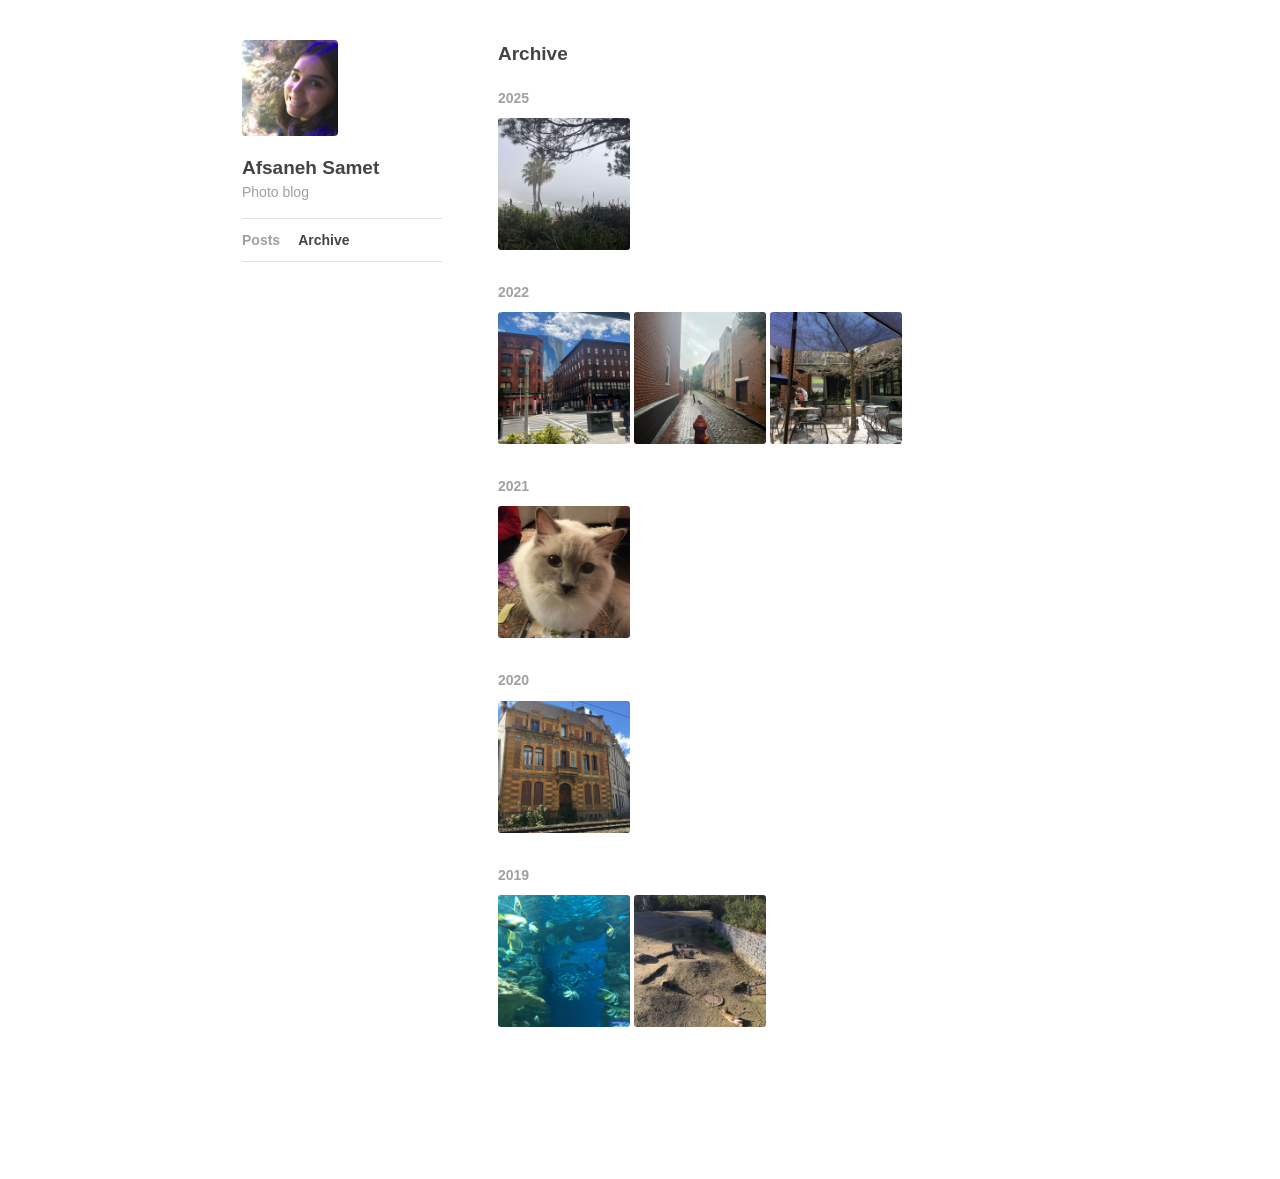
<file: archive.html>
<!doctype html>
<html lang="en">
<head>
  <meta charset="utf-8">
  <meta name="viewport" content="width=device-width, initial-scale=1">
  <title>Archive · Afsaneh Samet</title>
  <meta name="description" content="Photo blog">
  <meta property="og:title" content="Archive · Afsaneh Samet">
  <meta property="og:description" content="Photo blog">
  <meta property="og:type" content="website">
  <meta property="og:url" content="https://asamet.co/archive.html">
  <meta property="og:image" content="https://asamet.co/photos/laguna-beach-2025/img-5953-l.jpg">
  <meta name="twitter:card" content="summary_large_image">
  <link rel="icon" href="favicon.svg" type="image/svg+xml">
  <link rel="stylesheet" href="style.css?v=710274d6">
  <script src="blog.js?v=876ba4d9" defer></script>
</head>
<body>
  <div class="layout">
    <header class="sidebar">
      <a class="avatar" href="./"><img src="assets/avatar.jpg" alt="" width="96" height="96"></a>
      <p class="blog-title"><a href="./">Afsaneh Samet</a></p>
      <p class="desc">Photo blog</p>
      <nav class="links" aria-label="Site"><a href="./">Posts</a><a href="archive.html" aria-current="page">Archive</a></nav>
    </header>
    <main>
      <h1 class="page-title">Archive</h1>
      <section><h2 class="archive-year">2025</h2><div class="grid"><a class="tile" href="./#laguna-beach-2025"><img src="photos/laguna-beach-2025/img-5953-s.jpg" alt="" loading="lazy" decoding="async"><span class="tile-info"><b>Laguna Beach</b>Apr 2025 · 8 photos</span></a></div></section>
      <section><h2 class="archive-year">2022</h2><div class="grid"><a class="tile" href="./#boston-2022"><img src="photos/boston-2022/img-5972-s.jpg" alt="" loading="lazy" decoding="async"><span class="tile-info"><b>Boston</b>Aug 2022 · 27 photos</span></a><a class="tile" href="./#philadelphia-2022"><img src="photos/philadelphia-2022/img-3166-s.jpg" alt="" loading="lazy" decoding="async"><span class="tile-info"><b>Philadelphia</b>May 2022 · 17 photos</span></a><a class="tile" href="./#austin-2022"><img src="photos/austin-2022/img-2062-s.jpg" alt="" loading="lazy" decoding="async"><span class="tile-info"><b>Austin</b>Apr 2022 · 17 photos</span></a></div></section>
      <section><h2 class="archive-year">2021</h2><div class="grid"><a class="tile" href="./#paris-2021"><img src="photos/paris-2021/img-8965-s.jpg" alt="" loading="lazy" decoding="async"><span class="tile-info"><b>Paris</b>Oct 2021 · 9 photos</span></a></div></section>
      <section><h2 class="archive-year">2020</h2><div class="grid"><a class="tile" href="./#nancy-2020"><img src="photos/nancy-2020/img-4346-s.jpg" alt="" loading="lazy" decoding="async"><span class="tile-info"><b>Nancy</b>Jul 2020 · 5 photos</span></a></div></section>
      <section><h2 class="archive-year">2019</h2><div class="grid"><a class="tile" href="./#laquarium-de-paris-2019"><img src="photos/laquarium-de-paris-2019/img-9789-s.jpg" alt="" loading="lazy" decoding="async"><span class="tile-info"><b>L’Aquarium de Paris</b>Nov 2019 · 19 photos</span></a><a class="tile" href="./#parc-zoologique-de-paris-2019"><img src="photos/parc-zoologique-de-paris-2019/img-9254-s.jpg" alt="" loading="lazy" decoding="async"><span class="tile-info"><b>Parc zoologique de Paris</b>Oct 2019 · 7 photos</span></a></div></section>
    </main>
  </div>
  <button class="to-top" type="button" aria-label="Back to top">↑</button>
</body>
</html>
</file>
<file: style.css>
/* Tumblr-dashboard-style posts, circa 2016. */

:root {
  --text: #444;
  --muted: #a0a0a0;
  --line: #e0e0e0;
  --well: #c8c8c8;
}

* { box-sizing: border-box; }
body {
  margin: 0;
  background: #fff;
  color: var(--text);
  font: 15px/1.45 "Helvetica Neue", Helvetica, Arial, sans-serif;
  -webkit-font-smoothing: antialiased;
}
body:has(dialog[open]) { overflow: hidden; }
a { color: inherit; }
[hidden] { display: none !important; }

.layout {
  display: grid;
  grid-template-columns: 200px 540px;
  gap: 56px;
  justify-content: center;
  padding: 40px 20px 120px;
}

/* ---------- sidebar ---------- */
.sidebar { position: sticky; top: 40px; align-self: start; }
.avatar { display: inline-block; }
.avatar img { display: block; width: 96px; height: 96px; border-radius: 4px; object-fit: cover; }
.blog-title { margin: 14px 0 2px; font-size: 19px; font-weight: 700; line-height: 1.25; }
.blog-title a { text-decoration: none; }
.desc { margin: 0 0 16px; color: var(--muted); font-size: 14px; }
.links {
  display: flex;
  gap: 18px;
  padding: 11px 0;
  border-top: 1px solid var(--line);
  border-bottom: 1px solid var(--line);
  font-size: 14px;
  font-weight: 700;
}
.links a { color: var(--muted); text-decoration: none; }
.links a:hover, .links a[aria-current] { color: var(--text); }

/* ---------- posts ---------- */
.post {
  margin: 0 0 28px;
  overflow: hidden;
  background: #fff;
  border: 1px solid var(--line);
  border-radius: 4px;
  scroll-margin-top: 20px;
}
.post-head { padding: 14px 20px; }
.post-location { margin: 0; font-size: 17px; font-weight: 700; line-height: 1.35; }
.post-location a { color: var(--text); text-decoration: none; }
.post-location a:hover { text-decoration: underline; }
.photoset { display: flex; flex-direction: column; gap: 4px; }
.row { display: flex; gap: 4px; }
.ph { position: relative; display: block; flex: 1 1 0; min-width: 0; background: var(--well); cursor: zoom-in; }
.ph img { display: block; width: 100%; height: auto; }
.ph.more::after {
  content: attr(data-more);
  position: absolute;
  inset: 0;
  display: grid;
  place-items: center;
  background: rgba(0, 0, 0, 0.45);
  color: #fff;
  font-size: 24px;
  font-weight: 700;
}
.ph.more:hover::after { background: rgba(0, 0, 0, 0.55); }
.post-body { padding: 16px 20px 0; }
.post-body p { margin: 0 0 10px; }
.where b { font-weight: 700; }
.post-foot {
  display: flex;
  justify-content: space-between;
  gap: 12px;
  padding: 14px 20px 16px;
  color: var(--muted);
  font-size: 14px;
}
.post-body + .post-foot { padding-top: 4px; }
.post-foot a { color: var(--muted); text-decoration: none; }
.post-foot a:hover { color: var(--text); text-decoration: underline; }
.post-foot .count { font-weight: 700; }

/* ---------- archive ---------- */
.page-title { margin: 0 0 20px; font-size: 19px; font-weight: 700; }
.archive-year { margin: 0 0 10px; color: var(--muted); font-size: 14px; font-weight: 700; }
.grid { display: grid; grid-template-columns: repeat(4, 1fr); gap: 4px; margin-bottom: 32px; }
.tile { position: relative; display: block; aspect-ratio: 1; overflow: hidden; background: var(--well); border-radius: 3px; text-decoration: none; }
.tile img { display: block; width: 100%; height: 100%; object-fit: cover; }
.tile-info {
  position: absolute;
  inset: 0;
  display: flex;
  flex-direction: column;
  align-items: center;
  justify-content: center;
  padding: 8px;
  background: rgba(255, 255, 255, 0.92);
  color: var(--muted);
  font-size: 12px;
  text-align: center;
  opacity: 0;
  transition: opacity 0.2s;
}
.tile:hover .tile-info, .tile:focus-visible .tile-info { opacity: 1; }
.tile-info b { margin-bottom: 2px; color: var(--text); font-size: 14px; line-height: 1.25; }
@media (hover: none) {
  .tile-info { inset: auto 0 0 0; padding: 6px; opacity: 1; }
  .tile-info b { margin: 0; font-size: 12px; }
}

/* ---------- back to top ---------- */
.to-top {
  position: fixed;
  right: 24px;
  bottom: 24px;
  width: 38px;
  height: 38px;
  padding: 0;
  background: #fff;
  border: 1px solid var(--line);
  border-radius: 50%;
  color: var(--muted);
  font: 700 16px/1 "Helvetica Neue", Helvetica, Arial, sans-serif;
  cursor: pointer;
  opacity: 0;
  pointer-events: none;
  transition: opacity 0.2s, color 0.2s;
}
.to-top.show { opacity: 1; pointer-events: auto; }
.to-top:hover { color: var(--text); }

/* ---------- lightbox ---------- */
.lightbox {
  width: 100%;
  height: 100%;
  max-width: none;
  max-height: none;
  margin: 0;
  padding: 0;
  border: 0;
  background: rgba(0, 0, 0, 0.94);
  color: #ccc;
}
.lightbox::backdrop { background: transparent; }
.lb-stage { position: absolute; inset: 0; display: flex; align-items: center; justify-content: center; padding: 50px 70px 60px; }
.lb-stage img { max-width: 100%; max-height: 100%; object-fit: contain; user-select: none; -webkit-user-drag: none; }
.lb-btn {
  position: absolute;
  width: 44px;
  height: 44px;
  padding: 0;
  background: none;
  border: 0;
  color: #999;
  font: 32px/1 "Helvetica Neue", Helvetica, Arial, sans-serif;
  cursor: pointer;
}
.lb-btn:hover { color: #fff; }
.lb-close { top: 10px; right: 12px; font-size: 20px; }
.lb-prev { top: 50%; left: 12px; transform: translateY(-50%); }
.lb-next { top: 50%; right: 12px; transform: translateY(-50%); }
.lb-caption { position: absolute; right: 0; bottom: 18px; left: 0; margin: 0; color: #999; font-size: 13px; text-align: center; }

/* ---------- small screens ---------- */
@media (max-width: 840px) {
  .layout { grid-template-columns: minmax(0, 540px); gap: 28px; padding: 24px 12px 80px; }
  .sidebar { position: static; display: grid; grid-template-columns: auto 1fr; gap: 0 16px; align-items: center; }
  .avatar { grid-row: span 2; }
  .avatar img { width: 64px; height: 64px; }
  .blog-title { margin: 0; align-self: end; }
  .desc { margin: 0; align-self: start; }
  .links { grid-column: 1 / -1; }
  .links { margin-top: 16px; }
  .grid { grid-template-columns: repeat(3, 1fr); }
  .lb-stage { padding: 50px 0 70px; }
  .lb-prev, .lb-next { top: auto; bottom: 8px; transform: none; }
  .lb-caption { bottom: 22px; }
}
@media (max-width: 560px) {
  .layout { padding: 20px 0 64px; }
  .sidebar, .page-title, .archive-year { margin-left: 14px; margin-right: 14px; }
  .post { border-right: 0; border-left: 0; border-radius: 0; }
  .post-head, .post-body, .post-foot { padding-left: 14px; padding-right: 14px; }
  .grid { padding: 0 4px; }
}
</file>
